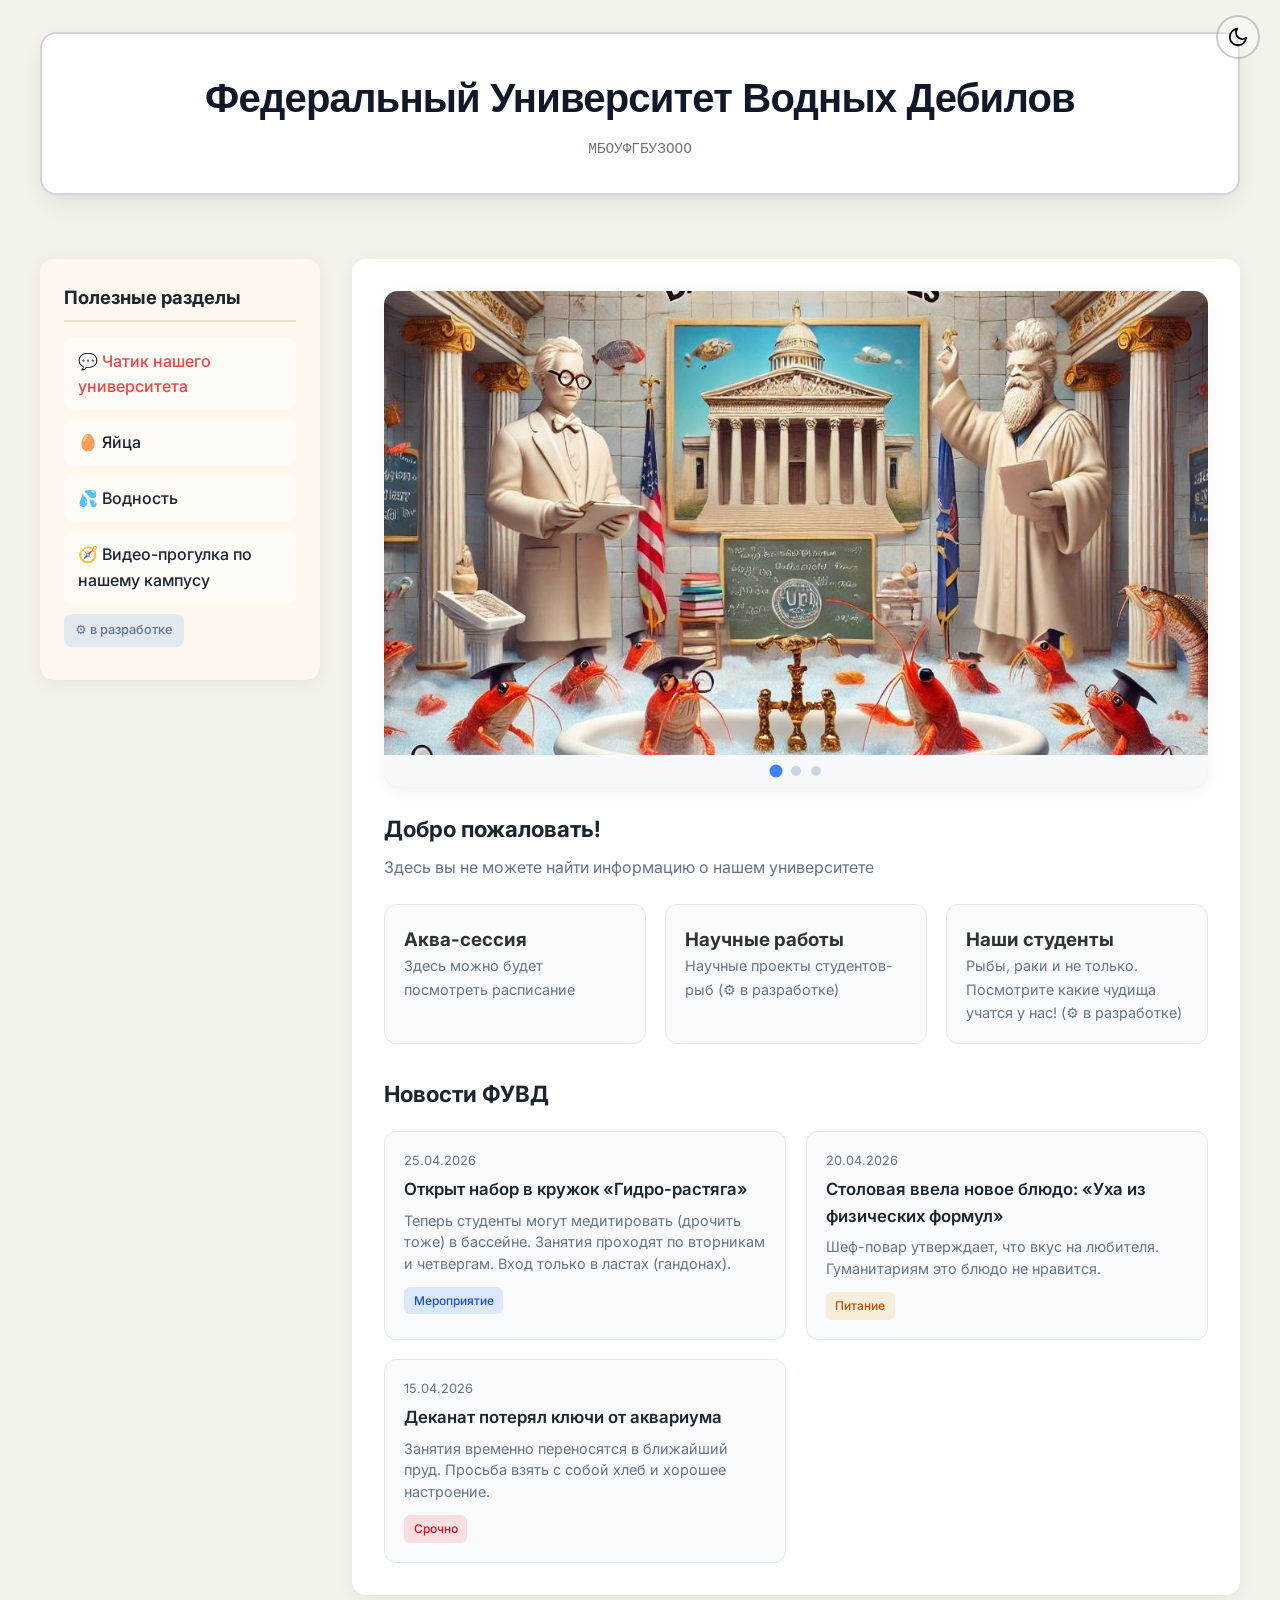
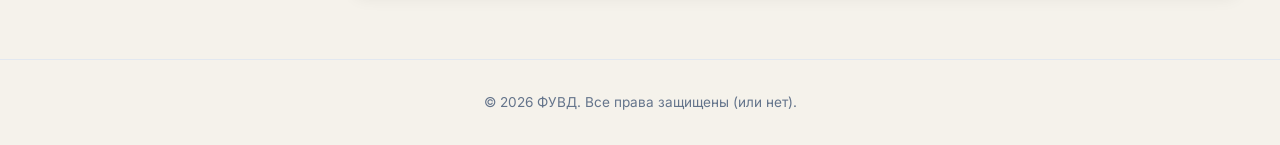
<file: index.html>
<!DOCTYPE html>
<html lang="ru">
<head>
    <meta charset="UTF-8">
    <meta name="viewport" content="width=device-width, initial-scale=1.0">
    <title>ФУВД</title>
    <link rel="stylesheet" href="stylefuvd.css">
    <link rel="preconnect" href="https://fonts.googleapis.com">
    <link href="https://fonts.googleapis.com/css2?family=Inter:wght@400;500;600;700&display=swap" rel="stylesheet">
</head>
<body>
    <button id="theme-toggle" class="theme-toggle" aria-label="Переключить тему"></button>
    <header class="header">
        <div class="header__card">
            <h1 class="header__title">Федеральный Университет Водных Дебилов</h1>
            <p class="header__subtitle">МБОУФГБУЗООО</p>
        </div>
    </header>

    <main class="main">
        <div class="main__container">
            <aside class="sidebar">
                <h2 class="sidebar__title">Полезные разделы</h2>
                <nav class="nav">
                    <ul class="nav__list">
                        <li class="nav__item">
                            <a href="https://t.me/trrrhachatrrrhaha" class="nav__link nav__link--accent" target="_blank">
                                💬 Чатик нашего университета
                            </a>
                        </li>
                        <li class="nav__item">
                            <a href="https://www.google.com/search?q=яйца" class="nav__link" target="_blank">
                                🥚 Яйца
                            </a>
                        </li>
                        <li class="nav__item">
                            <a href="https://ru.wikipedia.org/wiki/Водность?ysclid=moa94ci9w5839859308" class="nav__link" target="_blank">
                                💦 Водность
                            </a>
                        </li>
                        <li class="nav__item">
                            <a href="https://youtu.be/dQw4w9WgXcQ?si=Iok2hL27VivA2iOq" class="nav__link" target="_blank">
                                🧭 Видео-прогулка по нашему кампусу
                            </a>
                        </li>
                        <li class="nav__item">
                            <span class="nav__badge">⚙️ в разработке</span>
                        </li>
                    </ul>
                </nav>
            </aside>

            <section class="content">
                <div class="content__block">
                    <div class="slider">
                        <div class="slider__wrapper">
                            <img class="slider__slide slider__slide--active" src="imagifuvd/fuvd1.jpg" alt="Корпус ФУВД 1">
                            <img class="slider__slide" src="imagifuvd/fuvd2.jpg" alt="Учебный процесс ФУВД 2">
                            <img class="slider__slide" src="imagifuvd/fuvd3.jpg" alt="Студенты ФУВД 3">
                        </div>
                        <div class="slider__dots">
                            <button class="slider__dot slider__dot--active" data-slide="0" aria-label="Слайд 1"></button>
                            <button class="slider__dot" data-slide="1" aria-label="Слайд 2"></button>
                            <button class="slider__dot" data-slide="2" aria-label="Слайд 3"></button>
                        </div>
                    </div>

                    <h2 class="content__title">Добро пожаловать!</h2>
                    <p class="content__text">Здесь вы не можете найти информацию о нашем университете</p>
                    
                    <div class="cards">
                        <a href="shedule.html" class="card-link">
                            <article class="card">
                                <h3 class="card__title">Аква-сессия</h3>
                                <p class="card__text">Здесь можно будет посмотреть расписание</p>
                            </article>
                        </a>
                        
                        <article class="card">
                            <h3 class="card__title">Научные работы</h3>
                            <p class="card__text">Научные проекты студентов-рыб (⚙️ в разработке)</p>
                        </article>
                        
                        <a href="table.html" class="card-link">
                            <article class="card">
                                <h3 class="card__title">Наши студенты</h3>
                                <p class="card__text">Рыбы, раки и не только. Посмотрите какие чудища учатся у нас! (⚙️ в разработке)</p>
                            </article>
                        </a>
                    </div>

                    <section class="news">
                        <h2 class="news__title">Новости ФУВД</h2>
                        <div class="news__list">
                            <article class="news__card">
                                <time class="news__date" datetime="2026-04-25">25.04.2026</time>
                                <h3 class="news__heading">Открыт набор в кружок «Гидро-растяга»</h3>
                                <p class="news__text">Теперь студенты могут медитировать (дрочить тоже) в бассейне. Занятия проходят по вторникам и четвергам. Вход только в ластах (гандонах).</p>
                                <span class="news__tag news__tag--event">Мероприятие</span>
                            </article>
                            
                            <article class="news__card">
                                <time class="news__date" datetime="2026-04-20">20.04.2026</time>
                                <h3 class="news__heading">Столовая ввела новое блюдо: «Уха из физических формул»</h3>
                                <p class="news__text">Шеф-повар утверждает, что вкус на любителя. Гуманитариям это блюдо не нравится.</p>
                                <span class="news__tag news__tag--food">Питание</span>
                            </article>
                            
                            <article class="news__card">
                                <time class="news__date" datetime="2026-04-15">15.04.2026</time>
                                <h3 class="news__heading">Деканат потерял ключи от аквариума</h3>
                                <p class="news__text">Занятия временно переносятся в ближайший пруд. Просьба взять с собой хлеб и хорошее настроение.</p>
                                <span class="news__tag news__tag--urgent">Срочно</span>
                            </article>
                        </div>
                    </section>
                </div>
            </section>
        </div>
    </main>

    <footer class="footer">
        <p class="footer__text">© 2026 ФУВД. Все права защищены (или нет).</p>
    </footer>

    <script src="scriptfuvd.js"></script>
    <script src="theme-config.js"></script>
</body>
</html>
</file>
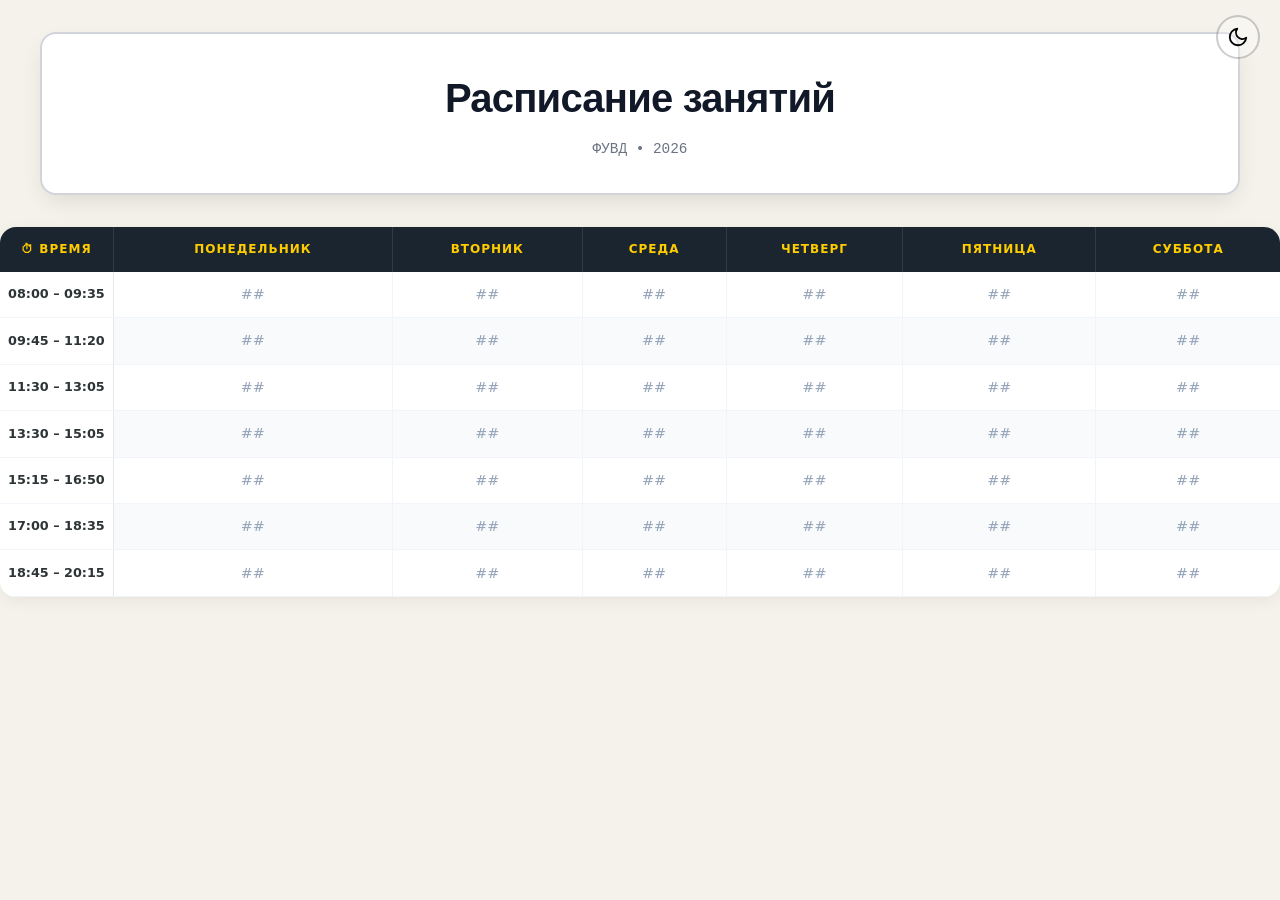
<file: shedule.html>
<!DOCTYPE html>
<html lang="ru">
<head>
    <meta charset="UTF-8">
    <meta name="viewport" content="width=device-width, initial-scale=1.0, viewport-fit=cover">
    <title>Расписание - ФУВД</title>
    <link rel="stylesheet" href="stylefuvd.css">
</head>
<body>
    <button id="theme-toggle" class="theme-toggle" aria-label="Переключить тему"></button>

    <header class="header">
        <div class="header__card">
            <h1 class="header__title">Расписание занятий</h1>
            <p class="header__subtitle">ФУВД • 2026</p>
        </div>
    </header>

        <div class="schedule-table-wrapper">
            <table class="weekly-table">
                <thead class="weekly-table__head">
                    <tr>
                        <th class="weekly-table__cell">⏱ Время</th>
                        <th class="weekly-table__cell">Понедельник</th>
                        <th class="weekly-table__cell">Вторник</th>
                        <th class="weekly-table__cell">Среда</th>
                        <th class="weekly-table__cell">Четверг</th>
                        <th class="weekly-table__cell">Пятница</th>
                        <th class="weekly-table__cell">Суббота</th>
                    </tr>
                </thead>
                <tbody class="weekly-table__body">
                    <tr>
                        <td class="weekly-table__cell weekly-table__cell--time">08:00 – 09:35</td>
                        <td class="weekly-table__cell"><span class="placeholder-cell">##</span></td>
                        <td class="weekly-table__cell"><span class="placeholder-cell">##</span></td>
                        <td class="weekly-table__cell"><span class="placeholder-cell">##</span></td>
                        <td class="weekly-table__cell"><span class="placeholder-cell">##</span></td>
                        <td class="weekly-table__cell"><span class="placeholder-cell">##</span></td>
                        <td class="weekly-table__cell"><span class="placeholder-cell">##</span></td>
                    </tr>
                    <tr>
                        <td class="weekly-table__cell weekly-table__cell--time">09:45 – 11:20</td>
                        <td class="weekly-table__cell"><span class="placeholder-cell">##</span></td>
                        <td class="weekly-table__cell"><span class="placeholder-cell">##</span></td>
                        <td class="weekly-table__cell"><span class="placeholder-cell">##</span></td>
                        <td class="weekly-table__cell"><span class="placeholder-cell">##</span></td>
                        <td class="weekly-table__cell"><span class="placeholder-cell">##</span></td>
                        <td class="weekly-table__cell"><span class="placeholder-cell">##</span></td>
                    </tr>
                    <tr>
                        <td class="weekly-table__cell weekly-table__cell--time">11:30 – 13:05</td>
                        <td class="weekly-table__cell"><span class="placeholder-cell">##</span></td>
                        <td class="weekly-table__cell"><span class="placeholder-cell">##</span></td>
                        <td class="weekly-table__cell"><span class="placeholder-cell">##</span></td>
                        <td class="weekly-table__cell"><span class="placeholder-cell">##</span></td>
                        <td class="weekly-table__cell"><span class="placeholder-cell">##</span></td>
                        <td class="weekly-table__cell"><span class="placeholder-cell">##</span></td>
                    </tr>
                    <tr>
                        <td class="weekly-table__cell weekly-table__cell--time">13:30 – 15:05</td>
                        <td class="weekly-table__cell"><span class="placeholder-cell">##</span></td>
                        <td class="weekly-table__cell"><span class="placeholder-cell">##</span></td>
                        <td class="weekly-table__cell"><span class="placeholder-cell">##</span></td>
                        <td class="weekly-table__cell"><span class="placeholder-cell">##</span></td>
                        <td class="weekly-table__cell"><span class="placeholder-cell">##</span></td>
                        <td class="weekly-table__cell"><span class="placeholder-cell">##</span></td>
                    </tr>
                    <tr>
                        <td class="weekly-table__cell weekly-table__cell--time">15:15 – 16:50</td>
                        <td class="weekly-table__cell"><span class="placeholder-cell">##</span></td>
                        <td class="weekly-table__cell"><span class="placeholder-cell">##</span></td>
                        <td class="weekly-table__cell"><span class="placeholder-cell">##</span></td>
                        <td class="weekly-table__cell"><span class="placeholder-cell">##</span></td>
                        <td class="weekly-table__cell"><span class="placeholder-cell">##</span></td>
                        <td class="weekly-table__cell"><span class="placeholder-cell">##</span></td>
                    </tr>
                    <tr>
                        <td class="weekly-table__cell weekly-table__cell--time">17:00 – 18:35</td>
                        <td class="weekly-table__cell"><span class="placeholder-cell">##</span></td>
                        <td class="weekly-table__cell"><span class="placeholder-cell">##</span></td>
                        <td class="weekly-table__cell"><span class="placeholder-cell">##</span></td>
                        <td class="weekly-table__cell"><span class="placeholder-cell">##</span></td>
                        <td class="weekly-table__cell"><span class="placeholder-cell">##</span></td>
                        <td class="weekly-table__cell"><span class="placeholder-cell">##</span></td>
                    </tr>
                    <tr>
                        <td class="weekly-table__cell weekly-table__cell--time">18:45 – 20:15</td>
                        <td class="weekly-table__cell"><span class="placeholder-cell">##</span></td>
                        <td class="weekly-table__cell"><span class="placeholder-cell">##</span></td>
                        <td class="weekly-table__cell"><span class="placeholder-cell">##</span></td>
                        <td class="weekly-table__cell"><span class="placeholder-cell">##</span></td>
                        <td class="weekly-table__cell"><span class="placeholder-cell">##</span></td>
                        <td class="weekly-table__cell"><span class="placeholder-cell">##</span></td>
                    </tr>
                </tbody>
            </table>
        </div>
    </div>

    <script src="theme-config.js"></script>
    <script src="scriptfuvd.js"></script>
</body>
</html>
</file>
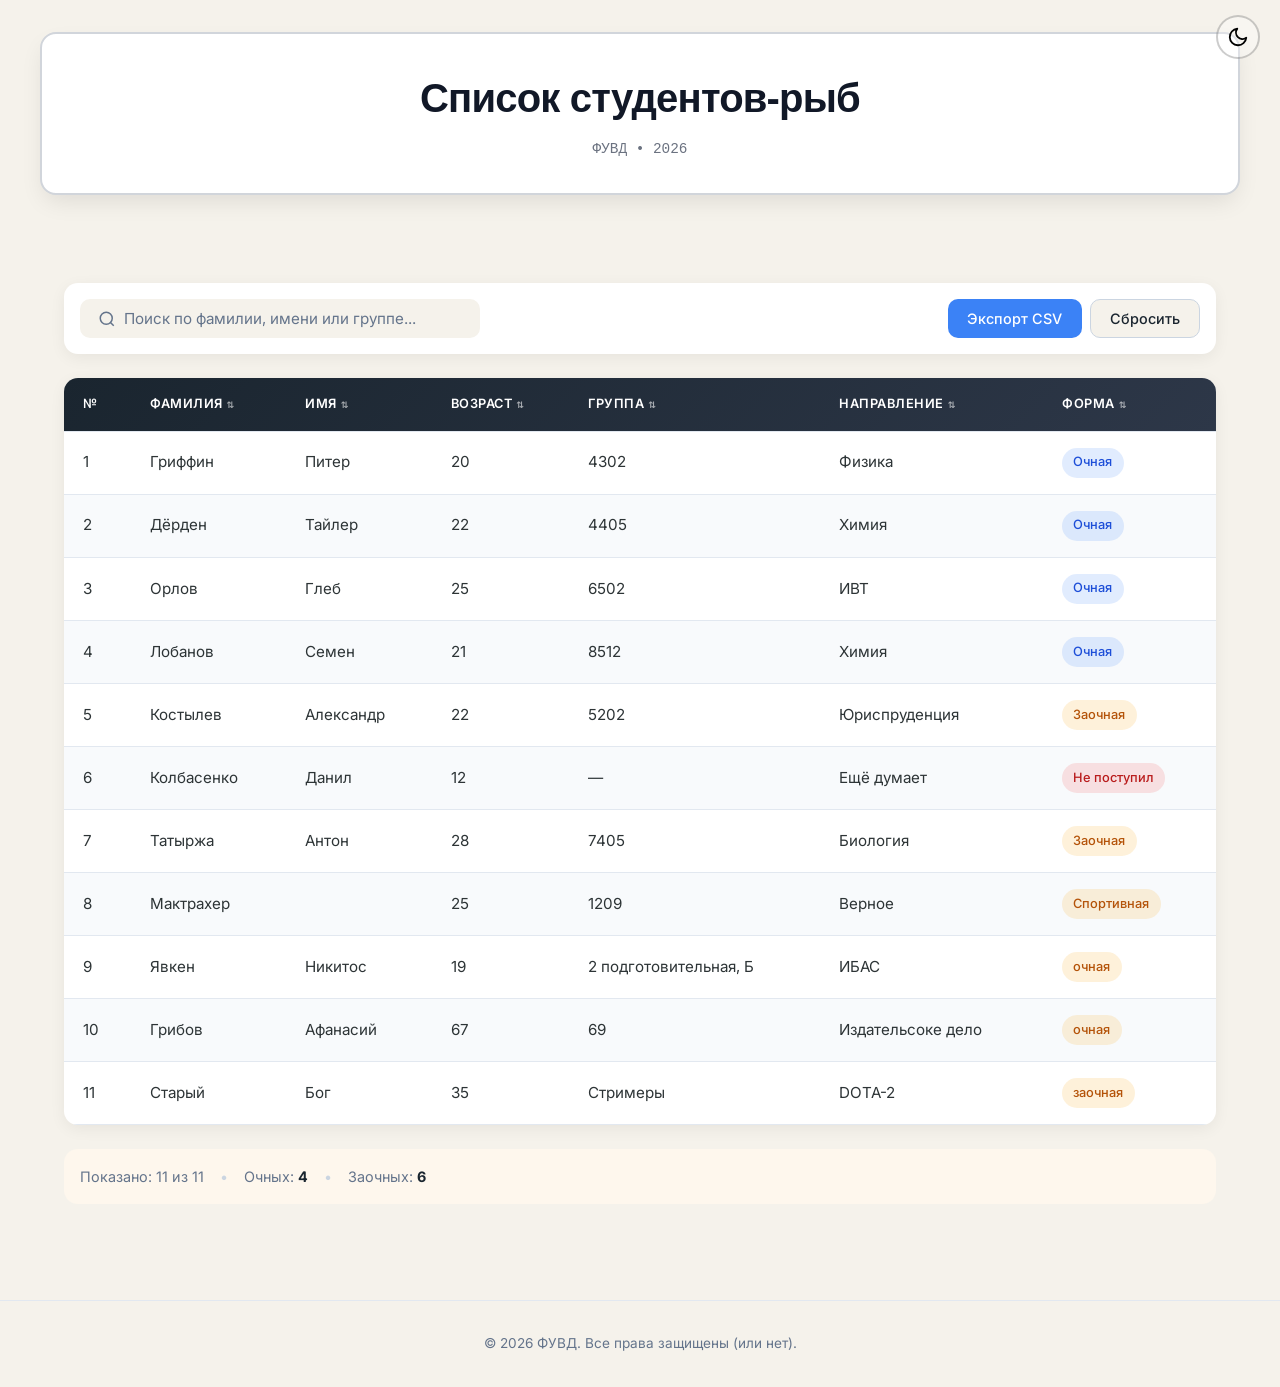
<file: table.html>
<!DOCTYPE html>
<html lang="ru">
<head>
    <meta charset="UTF-8">
    <meta name="viewport" content="width=device-width, initial-scale=1.0">
    <title>Список студентов - ФУВД</title>
    <link rel="stylesheet" href="stylefuvd.css">
    <link rel="stylesheet" href="table.css">
    <link href="https://fonts.googleapis.com/css2?family=Inter:wght@400;500;600&display=swap" rel="stylesheet">
</head>
<body>
<button id="theme-toggle" class="theme-toggle" aria-label="Переключить тему"></button>
    <header class="header">
        <div class="header__card">
            <h1 class="header__title">Список студентов-рыб</h1>
            <p class="header__subtitle">ФУВД • 2026</p>
        </div>
    </header>

    <main class="main">
        <div class="table-controls">
            <div class="search-box">
                <svg class="search-icon" viewBox="0 0 24 24" fill="none" stroke="currentColor" stroke-width="2">
                    <circle cx="11" cy="11" r="8"></circle>
                    <path d="M21 21l-4.35-4.35"></path>
                </svg>
                <input type="text" id="table-search" class="search-input" placeholder="Поиск по фамилии, имени или группе...">
            </div>
            <div class="table-actions">
                <button id="export-csv" class="btn btn--primary">Экспорт CSV</button>
                <button id="reset-filters" class="btn btn--secondary">Сбросить</button>
            </div>
        </div>

        <div class="table-wrapper">
            <table class="data-table" id="students-table">
                <thead class="data-table__head">
                    <tr>
                        <th class="data-table__cell data-table__cell--number" data-sort="number">№</th>
                        <th class="data-table__cell data-table__cell--sortable" data-sort="surname">Фамилия</th>
                        <th class="data-table__cell data-table__cell--sortable" data-sort="name">Имя</th>
                        <th class="data-table__cell data-table__cell--sortable" data-sort="age">Возраст</th>
                        <th class="data-table__cell data-table__cell--sortable" data-sort="group">Группа</th>
                        <th class="data-table__cell data-table__cell--sortable" data-sort="direction">Направление</th>
                        <th class="data-table__cell data-table__cell--sortable" data-sort="form">Форма</th>
                    </tr>
                </thead>
                <tbody class="data-table__body">
                    <tr>
                        <td class="data-table__cell" data-label="№">1</td>
                        <td class="data-table__cell" data-label="Фамилия">Гриффин</td>
                        <td class="data-table__cell" data-label="Имя">Питер</td>
                        <td class="data-table__cell" data-label="Возраст">20</td>
                        <td class="data-table__cell" data-label="Группа">4302</td>
                        <td class="data-table__cell" data-label="Направление">Физика</td>
                        <td class="data-table__cell" data-label="Форма"><span class="badge badge--primary">Очная</span></td>
                    </tr>
                    <tr>
                        <td class="data-table__cell" data-label="№">2</td>
                        <td class="data-table__cell" data-label="Фамилия">Дёрден</td>
                        <td class="data-table__cell" data-label="Имя">Тайлер</td>
                        <td class="data-table__cell" data-label="Возраст">22</td>
                        <td class="data-table__cell" data-label="Группа">4405</td>
                        <td class="data-table__cell" data-label="Направление">Химия</td>
                        <td class="data-table__cell" data-label="Форма"><span class="badge badge--primary">Очная</span></td>
                    </tr>
                    <tr>
                        <td class="data-table__cell" data-label="№">3</td>
                        <td class="data-table__cell" data-label="Фамилия">Орлов</td>
                        <td class="data-table__cell" data-label="Имя">Глеб</td>
                        <td class="data-table__cell" data-label="Возраст">25</td>
                        <td class="data-table__cell" data-label="Группа">6502</td>
                        <td class="data-table__cell" data-label="Направление">ИВТ</td>
                        <td class="data-table__cell" data-label="Форма"><span class="badge badge--primary">Очная</span></td>
                    </tr>
                    <tr>
                        <td class="data-table__cell" data-label="№">4</td>
                        <td class="data-table__cell" data-label="Фамилия">Лобанов</td>
                        <td class="data-table__cell" data-label="Имя">Семен</td>
                        <td class="data-table__cell" data-label="Возраст">21</td>
                        <td class="data-table__cell" data-label="Группа">8512</td>
                        <td class="data-table__cell" data-label="Направление">Химия</td>
                        <td class="data-table__cell" data-label="Форма"><span class="badge badge--primary">Очная</span></td>
                    </tr>
                    <tr>
                        <td class="data-table__cell" data-label="№">5</td>
                        <td class="data-table__cell" data-label="Фамилия">Костылев</td>
                        <td class="data-table__cell" data-label="Имя">Александр</td>
                        <td class="data-table__cell" data-label="Возраст">22</td>
                        <td class="data-table__cell" data-label="Группа">5202</td>
                        <td class="data-table__cell" data-label="Направление">Юриспруденция</td>
                        <td class="data-table__cell" data-label="Форма"><span class="badge badge--warning">Заочная</span></td>
                    </tr>
                    <tr>
                        <td class="data-table__cell" data-label="№">6</td>
                        <td class="data-table__cell" data-label="Фамилия">Колбасенко</td>
                        <td class="data-table__cell" data-label="Имя">Данил</td>
                        <td class="data-table__cell" data-label="Возраст">12</td>
                        <td class="data-table__cell" data-label="Группа">—</td>
                        <td class="data-table__cell" data-label="Направление">Ещё думает</td>
                        <td class="data-table__cell" data-label="Форма"><span class="badge badge--danger">Не поступил</span></td>
                    </tr>
                    <tr>
                        <td class="data-table__cell" data-label="№">7</td>
                        <td class="data-table__cell" data-label="Фамилия">Татыржа</td>
                        <td class="data-table__cell" data-label="Имя">Антон</td>
                        <td class="data-table__cell" data-label="Возраст">28</td>
                        <td class="data-table__cell" data-label="Группа">7405</td>
                        <td class="data-table__cell" data-label="Направление">Биология</td>
                        <td class="data-table__cell" data-label="Форма"><span class="badge badge--warning">Заочная</span></td>
                    </tr>
                    <tr>
                        <td class="data-table__cell" data-label="№">8</td>
                        <td class="data-table__cell" data-label="Фамилия">Мактрахер</td>
                        <td class="data-table__cell" data-label="Имя"></td>
                        <td class="data-table__cell" data-label="Возраст">25</td>
                        <td class="data-table__cell" data-label="Группа">1209</td>
                        <td class="data-table__cell" data-label="Направление">Верное</td>
                        <td class="data-table__cell" data-label="Форма"><span class="badge badge--warning">Спортивная</span></td>
                    </tr>
                    <tr>
                        <td class="data-table__cell" data-label="№">9</td>
                        <td class="data-table__cell" data-label="Фамилия">Явкен</td>
                        <td class="data-table__cell" data-label="Имя">Никитос</td>
                        <td class="data-table__cell" data-label="Возраст">19</td>
                        <td class="data-table__cell" data-label="Группа">2 подготовительная, Б</td>
                        <td class="data-table__cell" data-label="Направление">ИБАС</td>
                        <td class="data-table__cell" data-label="Форма"><span class="badge badge--warning">очная</span></td>
                    </tr>
                    <tr>
                        <td class="data-table__cell" data-label="№">10</td>
                        <td class="data-table__cell" data-label="Фамилия">Грибов</td>
                        <td class="data-table__cell" data-label="Имя">Афанасий</td>
                        <td class="data-table__cell" data-label="Возраст">67</td>
                        <td class="data-table__cell" data-label="Группа">69</td>
                        <td class="data-table__cell" data-label="Направление">Издательсоке дело</td>
                        <td class="data-table__cell" data-label="Форма"><span class="badge badge--warning">очная</span></td>
                    </tr>
                    <tr>
                        <td class="data-table__cell" data-label="№">11</td>
                        <td class="data-table__cell" data-label="Фамилия">Старый</td>
                        <td class="data-table__cell" data-label="Имя">Бог</td>
                        <td class="data-table__cell" data-label="Возраст">35</td>
                        <td class="data-table__cell" data-label="Группа">Стримеры</td>
                        <td class="data-table__cell" data-label="Направление">DOTA-2</td>
                        <td class="data-table__cell" data-label="Форма"><span class="badge badge--warning">заочная</span></td>
                    </tr>
                </tbody>
            </table>
        </div>

        <div class="table-stats">
            <span id="results-count">Показано: 7 из 7</span>
            <span class="table-stats__divider">•</span>
            <span>Очных: <strong id="fulltime-count">5</strong></span>
            <span class="table-stats__divider">•</span>
            <span>Заочных: <strong id="parttime-count">2</strong></span>
        </div>
    </main>

    <footer class="footer">
        <p class="footer__text">© 2026 ФУВД. Все права защищены (или нет).</p>
    </footer>

    <script src="scriptfuvd.js"></script>
    <script src="table.js"></script>
    <script src="theme-config.js"></script>
</body>
</html>
</file>
<file: stylefuvd.css>
:root {
    --color-bg: #f5f2eb;
    --color-primary: #1a252f;
    --color-secondary: #3b82f6;
    --color-accent: #ef4444;
    --color-text: #2d3436;
    --color-text-light: #64748b;
    --color-surface: #ffffff;
    --color-sidebar: #fef7ed;
    --radius: 14px;
    --shadow: 0 4px 16px rgba(0, 0, 0, 0.06);
    --shadow-hover: 0 8px 24px rgba(0, 0, 0, 0.12);
    --transition: all 0.25s cubic-bezier(0.4, 0, 0.2, 1);
    --font-main: 'Inter', system-ui, -apple-system, sans-serif;
    --font-mono: 'Courier New', monospace;
}

* { box-sizing: border-box; margin: 0; padding: 0; }

body {
    font-family: var(--font-main);
    background: var(--color-bg);
    color: var(--color-text);
    line-height: 1.6;
    min-height: 100vh;
}

.header {
    position: relative;
    display: flex;
    justify-content: center;
    padding: 2rem 1rem;
    background: transparent;
}

.header__card {
    background-color: #ffffff;
    border: 2px solid #d1d5db;
    border-radius: 16px;
    padding: 2rem 3rem;
    text-align: center;
    box-shadow: 0 10px 25px -5px rgba(0, 0, 0, 0.1);
    max-width: 1200px;
    width: 100%;
}

.header__title {
    font-family: 'Segoe UI', sans-serif;
    font-size: clamp(1.5rem, 4vw, 2.5rem);
    font-weight: 800;
    color: #111827;
    margin: 0 0 0.5rem 0;
    letter-spacing: -0.02em;
}

.header__subtitle {
    font-family: 'Courier New', monospace;
    font-size: 0.9rem;
    color: #6b7280;
    margin: 0;
    font-weight: 500;
}

.main { padding: 2rem; }

.main__container {
    max-width: 1200px;
    margin: 0 auto;
    display: grid;
    grid-template-columns: 280px 1fr;
    gap: 2rem;
}

@media (max-width: 768px) {
    .main__container { grid-template-columns: 1fr; }
    .main { padding: 1rem; }
}

.sidebar {
    background: var(--color-sidebar);
    padding: 1.5rem;
    border-radius: var(--radius);
    box-shadow: var(--shadow);
    height: fit-content;
}
.sidebar__title {
    font-size: 1.15rem;
    margin-bottom: 1rem;
    color: var(--color-primary);
    border-bottom: 2px solid #e8dfd0;
    padding-bottom: 0.5rem;
}
.nav__list { list-style: none; }
.nav__item { margin-bottom: 0.6rem; }
.nav__link {
    display: flex;
    align-items: center;
    gap: 0.5rem;
    padding: 0.65rem 0.85rem;
    text-decoration: none;
    color: var(--color-primary);
    background: rgba(255,255,255,0.6);
    border-radius: 10px;
    transition: var(--transition);
    font-weight: 500;
}
.nav__item:nth-child(1) .nav__link:hover {
    background: linear-gradient(135deg, #e0f2fe, #bae6fd);
    color: #0284c7;
    box-shadow: 0 0 14px rgba(2, 132, 199, 0.35);
    transform: translateX(5px);
}

.nav__item:nth-child(2) .nav__link:hover {
    background: linear-gradient(135deg, #fef3c7, #fde68a);
    color: #b45309;
    box-shadow: 0 0 14px rgba(180, 83, 9, 0.35);
    transform: translateX(5px);
}

.nav__item:nth-child(3) .nav__link:hover {
    background: linear-gradient(135deg, #9cbdf6, #726bf9);
    color: #f8f9fa;
    box-shadow: 0 0 8px rgba(100, 116, 139, 0.2);
    transform: translateX(5px);
}
.nav__item:nth-child(4) .nav__link:hover {
    background: linear-gradient(135deg, #9cf6b4, #52d228);
    color: #f8f9fa;
    box-shadow: 0 0 8px rgba(100, 116, 139, 0.2);
    transform: translateX(5px);
}
.nav__link:hover {
    background: #fff;
    transform: translateX(4px);
    box-shadow: 0 2px 8px rgba(0,0,0,0.05);
}
.nav__link--accent { color: var(--color-accent); }
.nav__badge {
    display: inline-block;
    background: #e2e8f0;
    color: #64748b;
    padding: 0.4rem 0.7rem;
    border-radius: 8px;
    font-size: 0.8rem;
    font-weight: 500;
}

.content {
    background: var(--color-surface);
    padding: 2rem;
    border-radius: var(--radius);
    box-shadow: var(--shadow);
}
.content__title {
    font-size: 1.4rem;
    margin-bottom: 0.5rem;
    color: var(--color-primary);
}
.content__text {
    color: var(--color-text-light);
    margin-bottom: 1.5rem;
    max-width: 65ch;
}

.cards {
    display: grid;
    grid-template-columns: repeat(auto-fit, minmax(220px, 1fr));
    gap: 1.2rem;
    align-items: stretch;
}

.card-link {
    text-decoration: none;
    color: inherit;
    display: block;
    height: 100%;
}

.card {
    background: #f8fafc;
    padding: 1.2rem;
    border-radius: 12px;
    border: 1px solid #e2e8f0;
    transition: var(--transition);
    cursor: default;
    height: 100%;
    display: flex;
    flex-direction: column;
}

.card__text {
    font-size: 0.9rem;
    color: var(--color-text-light);
    flex-grow: 1;
}

.card-link:hover .card {
    transform: translateY(-6px);
    box-shadow: var(--shadow-hover);
    border-color: var(--color-secondary);
}

body.dark-theme .card {
    background: #3d3d5c !important;
    border-color: #4a4a6a !important;
}

.footer {
    text-align: center;
    padding: 2rem 1rem;
    color: var(--color-text-light);
    font-size: 0.85rem;
    border-top: 1px solid #e2e8f0;
    margin-top: 2rem;
}

@keyframes fadeInUp {
    from { opacity: 0; transform: translateY(12px); }
    to { opacity: 1; transform: translateY(0); }
}
.content__block {
    animation: fadeInUp 0.5s ease-out both;
}

.slider {
    width: 100%;
    border-radius: var(--radius);
    overflow: hidden;
    box-shadow: var(--shadow);
    margin-bottom: 1.5rem;
    background: #e2e8f0; 
}
.slider__wrapper {
    position: relative;
    width: 100%;
    aspect-ratio: 16 / 9;
}
.slider__slide {
    position: absolute;
    top: 0; left: 0;
    width: 100%; height: 100%;
    object-fit: cover;
    opacity: 0;
    transition: opacity 0.8s ease-in-out;
}
.slider__slide--active {
    opacity: 1;
}
.slider__dots {
    display: flex;
    justify-content: center;
    gap: 0.6rem;
    padding: 0.7rem 0;
    background: rgba(255, 255, 255, 0.7);
    backdrop-filter: blur(4px);
}
.slider__dot {
    width: 10px; height: 10px;
    border-radius: 50%;
    border: none;
    background: #cbd5e1;
    cursor: pointer;
    transition: var(--transition);
    padding: 0;
}
.slider__dot--active,
.slider__dot:hover {
    background: var(--color-secondary);
    transform: scale(1.3);
}

.theme-toggle {
    position: fixed;
    top: 15px;
    right: 20px;
    background: rgba(255, 255, 255, 0.3);
    border: 2px solid rgba(0, 0, 0, 0.2);
    border-radius: 50%;
    width: 44px;
    height: 44px;
    cursor: pointer;
    transition: all 0.3s cubic-bezier(0.4, 0, 0.2, 1);
    display: flex;
    align-items: center;
    justify-content: center;
    padding: 0;
    z-index: 10;
}

.theme-toggle:hover {
    background: rgba(255, 255, 255, 0.8);
    transform: scale(1.08) rotate(12deg);
}

.toggle-icon {
    width: 22px;
    height: 22px;
    color: inherit;
    transition: opacity 0.3s ease, transform 0.3s ease;
}

.toggle-icon--sun { display: none; }
.toggle-icon--moon { display: block; }

body.dark-theme .toggle-icon--sun { display: block; }
body.dark-theme .toggle-icon--moon { display: none; }

body.dark-theme .theme-toggle {
    background: rgba(255, 255, 255, 0.1) !important;
    border-color: #555 !important;
    color: #ffffff !important;
}

body.dark-theme {
    background-color: #1e1e2e !important;
}

body.dark-theme .header__card {
    background-color: #2d2d3d !important;
    border-color: #4a4a6a !important;
    box-shadow: 0 10px 30px rgba(0, 0, 0, 0.4) !important;
}

body.dark-theme .header__title {
    color: #ffffff !important;
    text-shadow: 0 2px 4px rgba(0, 0, 0, 0.3) !important;
}

body.dark-theme .header__subtitle {
    color: #a0a0b0 !important;
}

body.dark-theme .sidebar {
    background-color: #2d2d3d !important;
    box-shadow: 0 4px 15px rgba(0, 0, 0, 0.3) !important;
}

body.dark-theme .sidebar__title {
    color: #ffffff !important;
    border-bottom-color: #4a4a6a !important;
}

body.dark-theme .nav__link {
    background: rgba(255, 255, 255, 0.05) !important;
    color: #e0e0e0 !important;
}

body.dark-theme .nav__link:hover {
    background: rgba(255, 255, 255, 0.15) !important;
    color: #ffffff !important;
}

body.dark-theme .nav__link--accent:hover {
    color: #ff6b6b !important;
}

body.dark-theme .nav__badge {
    background: #3d3d5c !important;
    color: #a0a0b0 !important;
}

body.dark-theme .content {
    background-color: #2d2d3d !important;
    box-shadow: 0 4px 15px rgba(0, 0, 0, 0.3) !important;
}

body.dark-theme .content__title {
    color: #ffffff !important;
}

body.dark-theme .content__text {
    color: #c0c0d0 !important;
}

body.dark-theme .card {
    background: #3d3d5c !important;
    border-color: #4a4a6a !important;
}

body.dark-theme .card__title {
    color: #74c0fc !important;
}

body.dark-theme .card__text {
    color: #b0b0c0 !important;
}

body.dark-theme .slider {
    box-shadow: 0 4px 15px rgba(0, 0, 0, 0.4) !important;
}

body.dark-theme .slider__dots {
    background: rgba(0, 0, 0, 0.3) !important;
}

body.dark-theme .slider__dot {
    background: #5a5a7a !important;
}

body.dark-theme .slider__dot--active,
body.dark-theme .slider__dot:hover {
    background: #4dabf7 !important;
}

body.dark-theme .theme-toggle {
    background: rgba(255, 255, 255, 0.1) !important;
    border-color: #666 !important;
    color: #fff !important;
}

body.dark-theme .footer {
    border-top-color: #4a4a6a !important;
    color: #808090 !important;
}

.schedule-container {
    max-width: 1000px;
    margin: 0 auto;
    padding: 1rem;
}
.schedule-hero { margin-bottom: 1.5rem; }
.schedule-hero h1 {
    font-size: 1.9rem;
    font-weight: 700;
    background: linear-gradient(135deg, var(--color-secondary), #5b8cff);
    background-clip: text;
    -webkit-background-clip: text;
    color: transparent;
    letter-spacing: -0.3px;
}
.schedule-hero .sub {
    color: var(--color-text-light);
    font-size: 0.9rem;
    margin-top: 0.25rem;
    border-left: 3px solid var(--color-secondary);
    padding-left: 0.75rem;
}

.schedule-table-wrapper {
    border-radius: 16px;
    overflow-x: auto;
    overflow-y: hidden;
    -webkit-overflow-scrolling: touch;
    box-shadow: var(--shadow);
    background: var(--color-surface);
    scrollbar-width: thin;
    scrollbar-color: var(--color-secondary) transparent;
}

.schedule-table-wrapper::-webkit-scrollbar {
    height: 6px;
}
.schedule-table-wrapper::-webkit-scrollbar-track {
    background: transparent;
}
.schedule-table-wrapper::-webkit-scrollbar-thumb {
    background: var(--color-secondary);
    border-radius: 10px;
}

.weekly-table {
    width: 100%;
    border-collapse: collapse;
    min-width: 700px;
    font-size: 0.85rem;
}

.weekly-table__head {
    background: var(--color-primary);
}
.weekly-table__head .weekly-table__cell {
    padding: 0.8rem 0.6rem;
    font-weight: 700;
    text-transform: uppercase;
    font-size: 0.75rem;
    letter-spacing: 1px;
    text-align: center;
    border: none;
    color: #ffcc00;
    border-right: 1px solid rgba(255,255,255,0.1);
}
.weekly-table__head .weekly-table__cell:last-child {
    border-right: none;
}

.weekly-table__cell {
    padding: 0.7rem 0.4rem;
    text-align: center;
    border: none;
    font-size: 0.85rem;
    transition: background 0.2s;
    border-bottom: 1px solid #f1f5f9;
    border-right: 1px solid #f1f5f9;
}
.weekly-table__cell:last-child { border-right: none; }

.weekly-table__cell--time {
    font-weight: 700;
    color: var(--color-text);
    background-color: #ffffff;
    border-right: 1px solid #e2e8f0;
    white-space: nowrap;
    width: 110px;
    font-size: 0.8rem;
    padding: 0.7rem 0.5rem;
}

.weekly-table__body tr:nth-child(even) .weekly-table__cell {
    background-color: #f8fafc; 
}
.weekly-table__body tr:nth-child(even) .weekly-table__cell--time {
    background-color: #ffffff;
}

.weekly-table__body tr:hover .weekly-table__cell {
    background-color: rgba(59, 130, 246, 0.05);
}

.placeholder-cell {
    font-weight: 500;
    color: #94a3b8;
    font-size: 0.9rem;
}

@media (max-width: 768px) {
    .schedule-container { padding: 0.5rem; }
    .schedule-hero h1 { font-size: 1.4rem; }
    .weekly-table { font-size: 0.75rem; min-width: 600px;}
    .weekly-table__head .weekly-table__cell { padding: 0.6rem 0.4rem; font-size: 0.65rem; }
    .weekly-table__cell { padding: 0.6rem 0.3rem; font-size: 0.75rem; }
    .weekly-table__cell--time { width: 90px; font-size: 0.7rem; }
}

body.dark-theme .schedule-table-wrapper {
    background: #2d2d3d !important;
    box-shadow: 0 4px 15px rgba(0, 0, 0, 0.3) !important;
}
body.dark-theme .weekly-table__head {
    background: #1e1e2a !important;
}
body.dark-theme .weekly-table__cell {
    border-bottom-color: #3d3d5c !important;
    border-right-color: #3d3d5c !important;
    color: #e0e0e0 !important;
}
body.dark-theme .weekly-table__cell--time {
    background-color: #2d2d3d !important;
    color: #ffcc00 !important;
    border-right-color: #3d3d5c !important;
}
body.dark-theme .weekly-table__body tr:nth-child(even) .weekly-table__cell {
    background-color: #252535 !important;
}
body.dark-theme .weekly-table__body tr:nth-child(even) .weekly-table__cell--time {
    background-color: #2d2d3d !important;
}
body.dark-theme .placeholder-cell { color: #64748b !important; }

.news { margin-top: 2rem; }
.news__title {
    font-size: 1.4rem;
    margin-bottom: 1.2rem;
    color: var(--color-primary);
}
.news__list {
    display: grid;
    grid-template-columns: repeat(auto-fit, minmax(280px, 1fr));
    gap: 1.2rem;
}
.news__card {
    background: #f8fafc;
    padding: 1.2rem;
    border-radius: 12px;
    border: 1px solid #e2e8f0;
    transition: var(--transition);
    position: relative;
}
.news__card:hover {
    transform: translateY(-4px);
    box-shadow: var(--shadow-hover);
    border-color: #cbd5e1;
}
.news__date {
    font-size: 0.8rem;
    color: var(--color-text-light);
    margin-bottom: 0.3rem;
    display: block;
}
.news__heading {
    font-size: 1.05rem;
    margin: 0 0 0.4rem 0;
    color: var(--color-primary);
    font-weight: 600;
}
.news__text {
    font-size: 0.9rem;
    color: var(--color-text-light);
    margin-bottom: 0.8rem;
    line-height: 1.5;
}
.news__tag {
    display: inline-block;
    padding: 0.25rem 0.6rem;
    border-radius: 6px;
    font-size: 0.75rem;
    font-weight: 500;
}
.news__tag--event { background: rgba(59, 130, 246, 0.15); color: #1d4ed8; }
.news__tag--food { background: rgba(245, 158, 11, 0.15); color: #b45309; }
.news__tag--urgent { background: rgba(239, 68, 68, 0.15); color: #b91c1c; }

body.dark-theme .news__title { color: #ffffff !important; }
body.dark-theme .news__card {
    background: #3d3d5c !important;
    border-color: #4a4a6a !important;
}
body.dark-theme .news__heading { color: #e0e0e0 !important; }
body.dark-theme .news__text { color: #b0b0c0 !important; }
body.dark-theme .news__date { color: #808090 !important; }
body.dark-theme .news__tag--event { background: rgba(77, 171, 247, 0.25); color: #93c5fd; }
body.dark-theme .news__tag--food { background: rgba(245, 158, 11, 0.25); color: #fcd34d; }
body.dark-theme .news__tag--urgent { background: rgba(239, 68, 68, 0.25); color: #f87171; }
</file>
<file: table.css>
.table-controls {
    display: flex;
    flex-wrap: wrap;
    gap: 1rem;
    justify-content: space-between;
    align-items: center;
    margin: 1.5rem 2rem;
    padding: 1rem;
    background: var(--color-surface);
    border-radius: var(--radius);
    box-shadow: var(--shadow);
    transition: background 0.3s, box-shadow 0.3s;
}

.search-box {
    display: flex;
    align-items: center;
    gap: 0.5rem;
    flex: 1;
    min-width: 200px;
    max-width: 400px;
    padding: 0.5rem 1rem;
    background: var(--color-bg);
    border-radius: 10px;
    border: 2px solid transparent;
    transition: var(--transition);
}

.search-box:focus-within {
    border-color: var(--color-secondary);
    background: #fff;
}

.search-icon {
    width: 18px;
    height: 18px;
    color: var(--color-text-light);
    flex-shrink: 0;
}

.search-input {
    width: 100%;
    border: none;
    background: transparent;
    font-family: var(--font-main);
    font-size: 0.95rem;
    color: var(--color-text);
    outline: none;
}
.search-input::placeholder { color: var(--color-text-light); }

.table-actions {
    display: flex;
    gap: 0.5rem;
    flex-wrap: wrap;
}

.btn {
    padding: 0.6rem 1.2rem;
    border: none;
    border-radius: 10px;
    font-family: var(--font-main);
    font-weight: 500;
    font-size: 0.9rem;
    cursor: pointer;
    transition: var(--transition);
    display: flex;
    align-items: center;
    gap: 0.4rem;
}

.btn--primary {
    background: var(--color-secondary);
    color: white;
}
.btn--primary:hover {
    background: #2563eb;
    transform: translateY(-2px);
    box-shadow: 0 4px 12px rgba(59, 130, 246, 0.4);
}

.btn--secondary {
    background: var(--color-bg);
    color: var(--color-primary);
    border: 1px solid #cbd5e1;
}
.btn--secondary:hover {
    background: #e2e8f0;
}

.table-wrapper {
    margin: 0 2rem 1.5rem;
    border-radius: var(--radius);
    overflow-x: auto;
    overflow-y: hidden;
    box-shadow: var(--shadow);
    background: var(--color-surface);
    transition: background 0.3s, box-shadow 0.3s;
    scrollbar-width: thin;
    scrollbar-color: var(--color-secondary) transparent;
}
.table-wrapper::-webkit-scrollbar { height: 8px; }
.table-wrapper::-webkit-scrollbar-track { background: transparent; }
.table-wrapper::-webkit-scrollbar-thumb { background: var(--color-secondary); border-radius: 4px; }

.data-table {
    width: 100%;
    border-collapse: collapse;
    min-width: 700px;
}

.data-table__head {
    background: linear-gradient(135deg, var(--color-primary), #2d3748);
    color: white;
}

.data-table__cell {
    padding: 1rem 1.2rem;
    text-align: left;
    border-bottom: 1px solid #e2e8f0;
    font-size: 0.95rem;
    transition: background 0.2s, color 0.3s;
}

.data-table__head .data-table__cell {
    font-weight: 600;
    text-transform: uppercase;
    font-size: 0.8rem;
    letter-spacing: 0.5px;
    padding: 1rem 1.2rem;
    cursor: pointer;
    user-select: none;
    position: relative;
}

.data-table__head .data-table__cell--sortable::after {
    content: '⇅';
    margin-left: 4px;
    opacity: 0.6;
    font-size: 0.7em;
}

.data-table__head .data-table__cell--sorted-asc::after { content: '↑'; opacity: 1; }
.data-table__head .data-table__cell--sorted-desc::after { content: '↓'; opacity: 1; }

.data-table__body tr:hover {
    background: linear-gradient(90deg, rgba(59,130,246,0.04), transparent);
}

.data-table__body tr:nth-child(even) { background: #f8fafc; }
.data-table__body tr:nth-child(even):hover { background: #edf2f7; }

.badge {
    display: inline-block;
    padding: 0.3rem 0.7rem;
    border-radius: 20px;
    font-size: 0.8rem;
    font-weight: 500;
    transition: background 0.3s, color 0.3s;
}
.badge--primary { background: rgba(59, 130, 246, 0.15); color: #1d4ed8; }
.badge--warning { background: rgba(245, 158, 11, 0.15); color: #b45309; }
.badge--danger { background: rgba(239, 68, 68, 0.15); color: #b91c1c; }

.table-stats {
    margin: 0 2rem 2rem;
    padding: 1rem;
    background: var(--color-sidebar);
    border-radius: var(--radius);
    font-size: 0.9rem;
    color: var(--color-text-light);
    display: flex;
    flex-wrap: wrap;
    gap: 0.5rem 1rem;
    align-items: center;
    transition: background 0.3s, color 0.3s;
}
.table-stats__divider { color: #cbd5e1; }
.table-stats strong { color: var(--color-primary); }

@media (max-width: 768px) {
    .table-controls { margin: 1rem; flex-direction: column; align-items: stretch; }
    .table-wrapper { margin: 0 1rem 1rem; border-radius: 12px; }
    
    .data-table, .data-table__head, .data-table__body, .data-table__cell { display: block; width: 100%; }
    .data-table__head { display: none; }
    
    .data-table__body tr {
        display: block;
        margin-bottom: 1rem;
        padding: 1rem;
        background: var(--color-surface);
        border-radius: 12px;
        border: 1px solid #e2e8f0;
        box-shadow: 0 2px 8px rgba(0,0,0,0.04);
        transition: background 0.3s, border-color 0.3s;
    }
    
    .data-table__cell {
        display: flex;
        justify-content: space-between;
        padding: 0.6rem 0;
        border-bottom: 1px dashed #e2e8f0;
        text-align: right;
    }
    .data-table__cell:last-child { border-bottom: none; }
    .data-table__cell::before {
        content: attr(data-label);
        font-weight: 600;
        color: var(--color-text-light);
        text-align: left;
        margin-right: 1rem;
        text-transform: uppercase;
        font-size: 0.75rem;
        letter-spacing: 0.3px;
    }
    .data-table__cell--number { display: none; }
    .table-stats { margin: 0 1rem 1.5rem; justify-content: center; }
}

body.dark-theme .table-controls,
body.dark-theme .table-wrapper,
body.dark-theme .data-table__body tr,
body.dark-theme .table-stats {
    background: #2d2d3d !important;
    border-color: #4a4a6a !important;
    box-shadow: 0 4px 15px rgba(0, 0, 0, 0.3) !important;
}

body.dark-theme .data-table__cell {
    border-bottom-color: #4a4a6a !important;
    color: #e0e0e0 !important;
}

body.dark-theme .data-table__body tr:nth-child(even) {
    background: #333345 !important;
}
body.dark-theme .data-table__body tr:hover {
    background: linear-gradient(90deg, rgba(77,171,247,0.1), transparent) !important;
}

body.dark-theme .search-box {
    background: #3d3d5c !important;
    border-color: transparent !important;
}
body.dark-theme .search-box:focus-within {
    border-color: var(--color-secondary) !important;
}
body.dark-theme .search-input {
    color: #fff !important;
}
body.dark-theme .search-input::placeholder {
    color: #a0a0b0 !important;
}

body.dark-theme .btn--secondary {
    background: #3d3d5c !important;
    color: #e0e0e0 !important;
    border-color: #4a4a6a !important;
}
body.dark-theme .btn--secondary:hover {
    background: #4a4a6a !important;
}

body.dark-theme .badge--primary {
    background: rgba(77, 171, 247, 0.25);
    color: #93c5fd;
}
body.dark-theme .badge--warning {
    background: rgba(245, 158, 11, 0.25);
    color: #fcd34d;
}
body.dark-theme .badge--danger {
    background: rgba(239, 68, 68, 0.25);
    color: #f87171;
}

body.dark-theme .table-stats__divider {
    color: #4a4a6a !important;
}
body.dark-theme .table-stats strong {
    color: #93c5fd !important;
}
</file>
